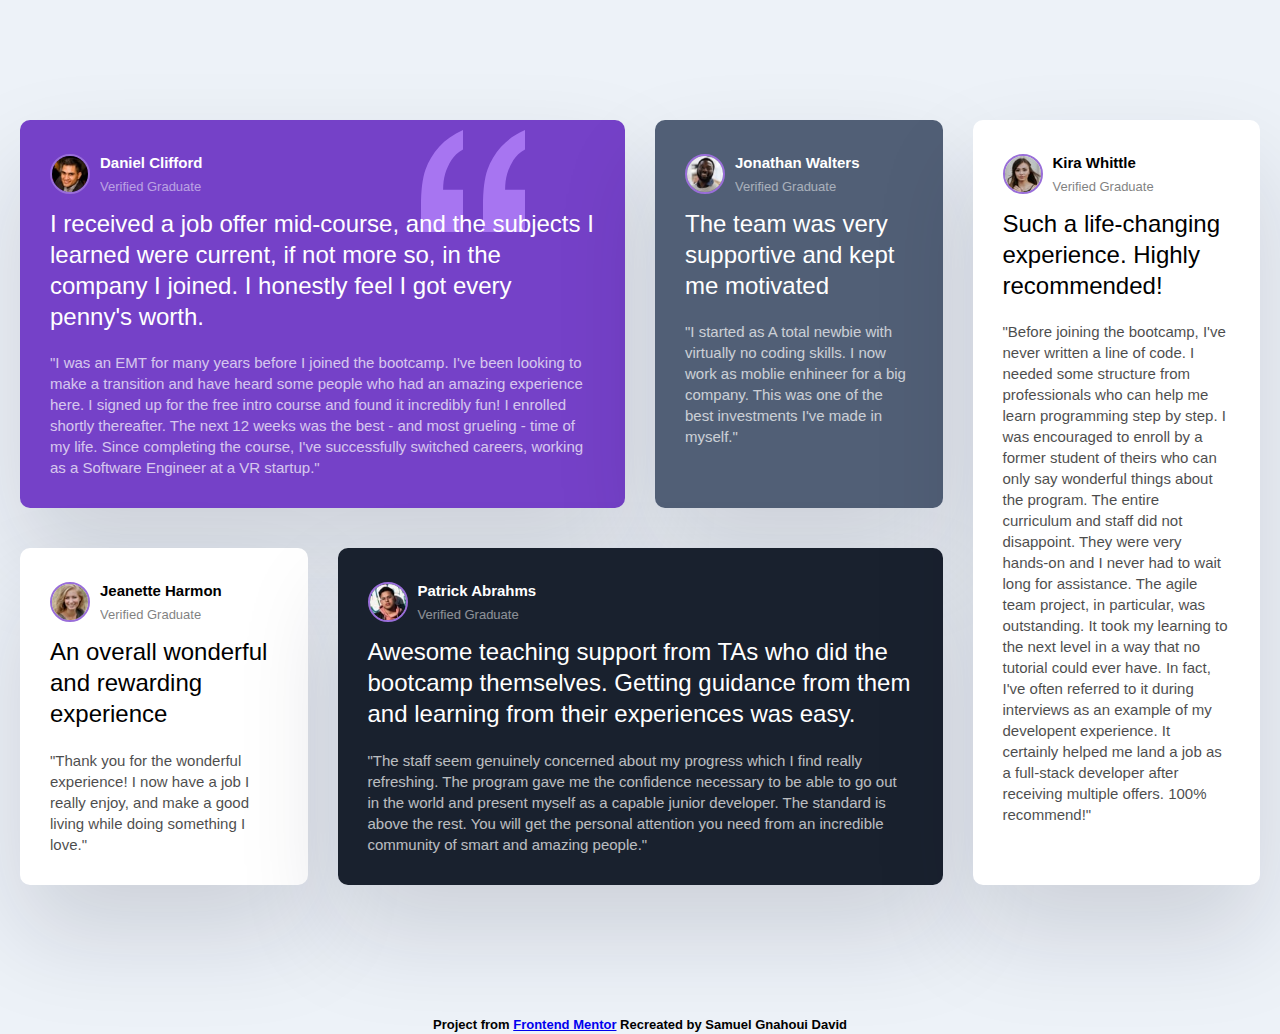
<file: project/index.html>
<!DOCTYPE html>
<html lang="en">
<head>
    <meta charset="UTF-8">
    <meta name="viewport" content="width=device-width, initial-scale=1.0">
    <link rel ="shortcut icon" href="images/favicon-32x32.png" type="image/x-icon">
    <link rel="stylesheet" href="css/styles.css">
    <title>Testimonials</title>
</head>
<body>
    <div class="testimonials">
        <div class="card card--bg-purple">
            <header class = "card__header">
                <img src ="images/image-daniel.jpg" alt="Image of Daniel" class="card__img"/>
                <div>
                    <h3>Daniel Clifford</h3>
                    <p>Verified Graduate</p>
                </div>    
            </header>
            <p class="card__lead">
                I received a job offer mid-course, and the subjects 
                I learned were current, if not more so, in the company I joined. 
                I honestly feel I got every penny's worth. 
            </p>
            <p class="card__quote">
                "I was an EMT for many years before I joined the bootcamp. I've been looking to make a transition and have heard some
                people who had an amazing experience here. I signed up for the free intro course and found it incredibly fun! I enrolled
                shortly thereafter. The next 12 weeks was the best - and most grueling - time of my life. Since completing the course,
                I've successfully switched careers, working as a Software Engineer at a VR startup."
            </p>
       </div>
       <div class="card card--bg-gray-blue">
            <header class="card__header">
                <img src="images/image-jonathan.jpg" alt="Image of Jonathan" class="card__img"/>
                <div>
                    <h3>Jonathan Walters</h3>
                    <p>Verified Graduate</p>
                </div>
            </header>
                <p class="card__lead">
                    The team was very supportive and kept me motivated
                </p>
                <p class="card__quote">
                    "I started as A total newbie with virtually no coding skills. 
                    I now work as moblie enhineer for a big company. 
                    This was one of the best investments I've made in myself."
                </p>

            
       </div>
       <div class="card">
            <header class="card__header">
                <img src="images/image-jeanette.jpg" class="card__img" alt=""/>
                <div>
                    <h3>Jeanette Harmon</h3>
                    <p>Verified Graduate</p>
                </div>
            </header>
            <p class="card__lead">An overall wonderful and rewarding experience</p>
            <p class="card__quote">
                "Thank you for the wonderful experience! I now have a job I really
                enjoy, and make a good living while doing something I love." 
            </p>
       </div>
       <div class="card card--bg-black-blue">
            <header class="card__header">
                <img src="images/image-patrick.jpg" class="card__img" alt=""/>
                <div>
                    <h3>Patrick Abrahms</h3>
                    <p>Verified Graduate</p>
                </div>
            </header>
            <p class="card__lead"> Awesome teaching support from TAs who did the bootcamp themselves.
            Getting guidance from them and learning from their experiences was easy.
            </p>
            <p class="card__quote">
                "The staff seem genuinely concerned about my progress which I find
                really refreshing. The program gave me the confidence necessary to be
                able to go out in the world and present myself as a capable junior
                developer. The standard is above the rest. You will get the personal
                attention you need from an incredible community of smart and amazing
                people." 
            </p>
       </div>
       <div class="card">
            <header class="card__header">
                <img src="images/image-kira.jpg" class="card__img" alt=""/>
                <div>
                    <h3>Kira Whittle</h3>
                    <p>Verified Graduate</p>
                </div>
            </header>
            <p class="card__lead">
                Such a life-changing experience. Highly recommended! 
            </p>
            <p class="card__quote">
                "Before joining the bootcamp, I've never written a line of code. I
                needed some structure from professionals who can help me learn
                programming step by step. I was encouraged to enroll by a former
                student of theirs who can only say wonderful things about the program.
                The entire curriculum and staff did not disappoint. They were very
                hands-on and I never had to wait long for assistance. The agile team
                project, in particular, was outstanding. It took my learning to the
                next level in a way that no tutorial could ever have. In fact, I've
                often referred to it during interviews as an example of my developent
                experience. It certainly helped me land a job as a full-stack
                developer after receiving multiple offers. 100% recommend!"
            </p>
       </div>
    </div>
    <footer>Project from <a href="https://www.frontendmentor.io/challenges/testimonials-grid-section-Nnw6J7Un7">Frontend Mentor</a> Recreated by Samuel Gnahoui David</footer> 
</body>
</html>
</file>
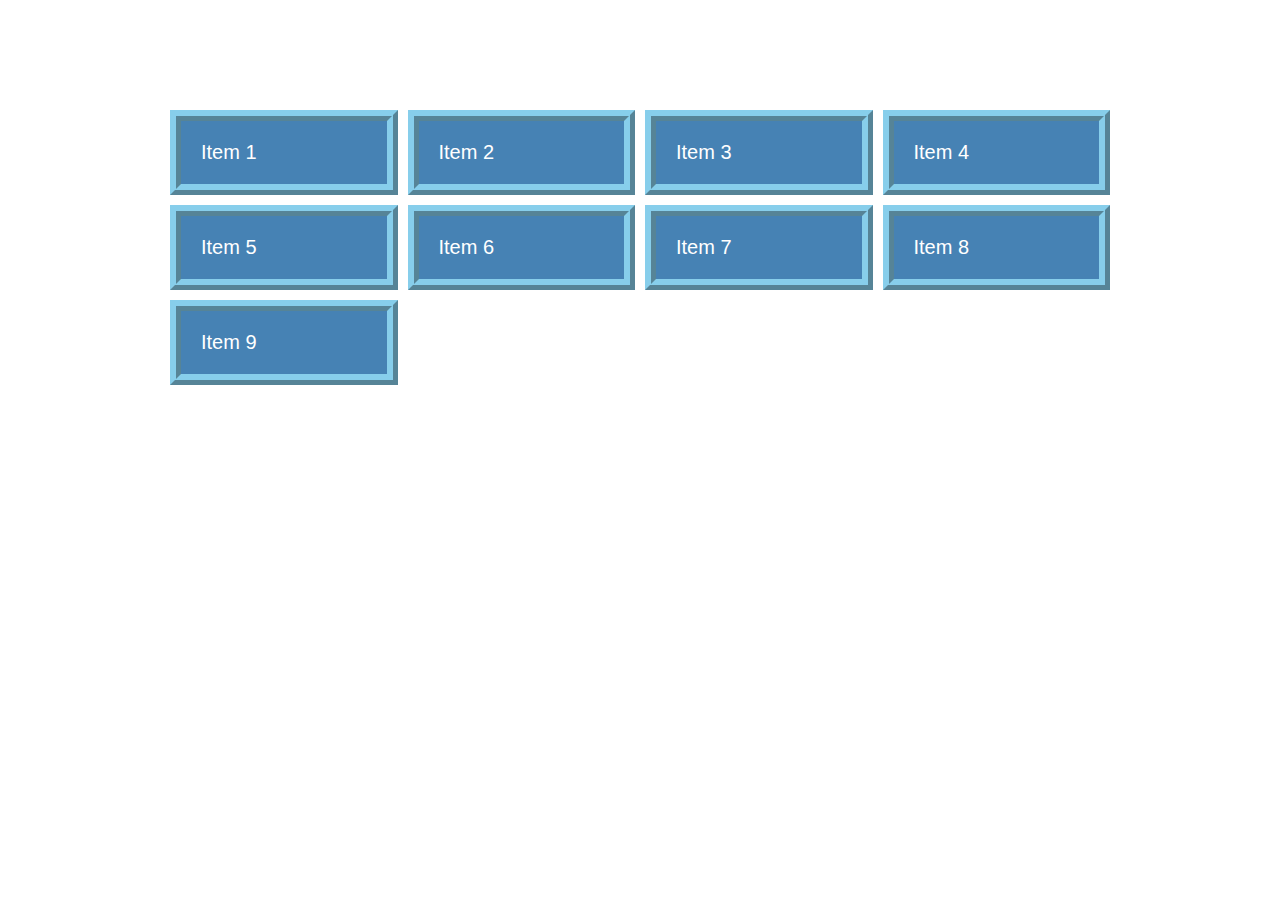
<file: grid.html>
<!DOCTYPE html>
<html lang="en">
<head>
    <meta charset="UTF-8">
    <meta name="viewport" content="width=device-width, initial-scale=1.0">
    <link rel="stylesheet" href="css/styles.css">
    <title>CSS Grid Crash Course</title>
</head>
<body>
    <div class="container">
        <div class="grid-container">
            <!-- This code script shortcut .item{Item $}*9 created this list of grid items -->
            <div class="item">Item 1</div>
            <div class="item">Item 2</div>
            <div class="item">Item 3</div>
            <div class="item">Item 4</div>
            <div class="item">Item 5</div>
            <div class="item">Item 6</div>
            <div class="item">Item 7</div>
            <div class="item">Item 8</div>
            <div class="item">Item 9</div>
        </div>
    </div>
</body>
</html>
</file>
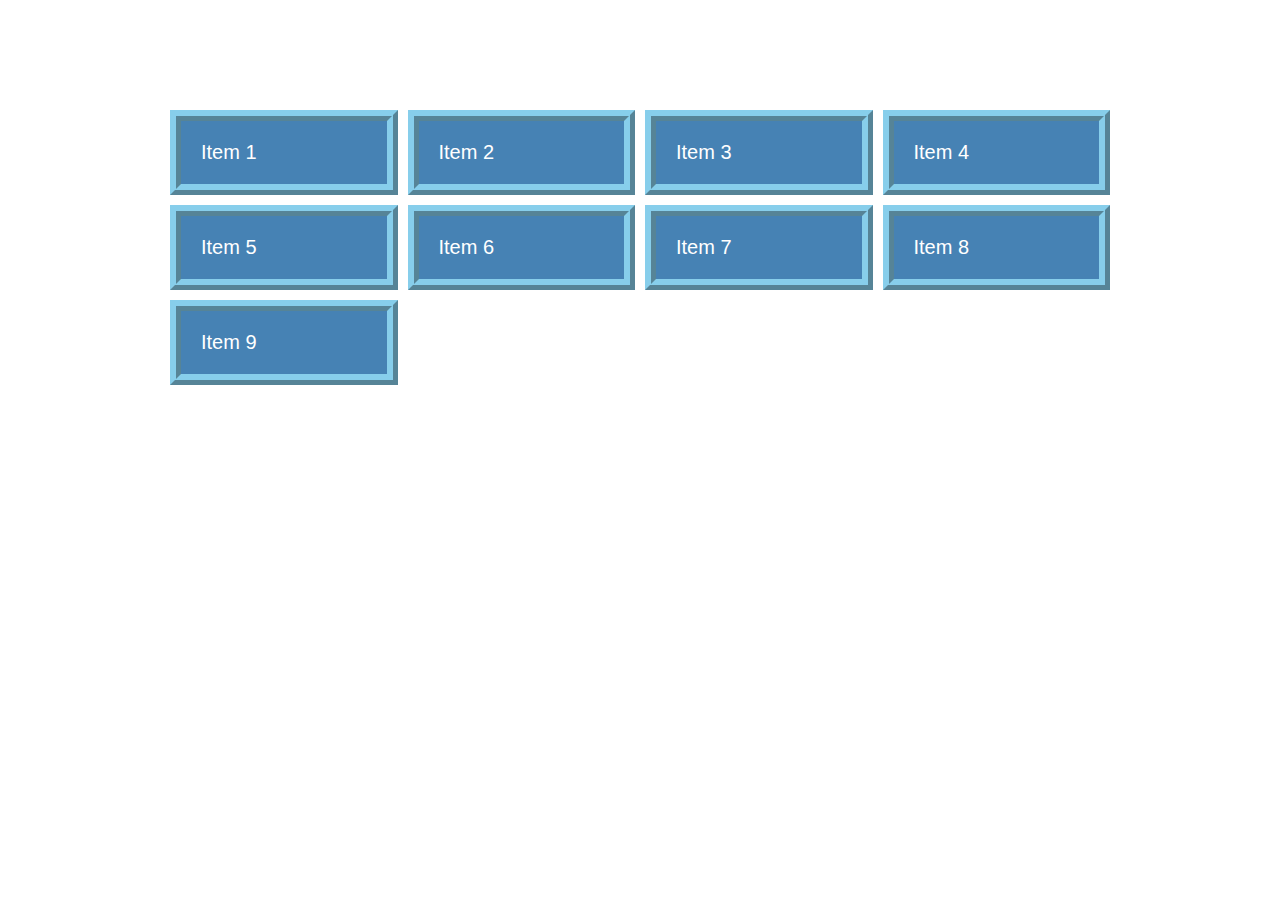
<file: sandbox/grid.html>
<!DOCTYPE html>
<html lang="en">
<head>
    <meta charset="UTF-8">
    <meta name="viewport" content="width=device-width, initial-scale=1.0">
    <link rel="stylesheet" href="css/styles.css">
    <title>CSS Grid Crash Course</title>
</head>
<body>
    <div class="grid-container">
        <!-- This code script shortcut .item{Item $}*9 created a list of grid items -->
        <!-- The this item has a longer text to demonstrate how it behaves in the grid layout -->
        <!--<div class="item"> Lorem, ipsum dolor sit amet consectetur adipisicing elit.
                Ut optio iure aperiam quod neque hic magni laboriosam quo nobis veritatis ipsum odit dolor, 
                quasi corrupti ab, autem esse reiciendis beatae?
            </div> -->
        <div class="item">Item 1</div>
        <div class="item">Item 2</div>
        <div class="item">Item 3</div>
        <div class="item">Item 4</div>
        <div class="item">Item 5</div>
        <div class="item">Item 6</div>
        <div class="item">Item 7</div>
        <div class="item">Item 8</div>
        <div class="item">Item 9</div>
    </div>
</body>
</html>
</file>
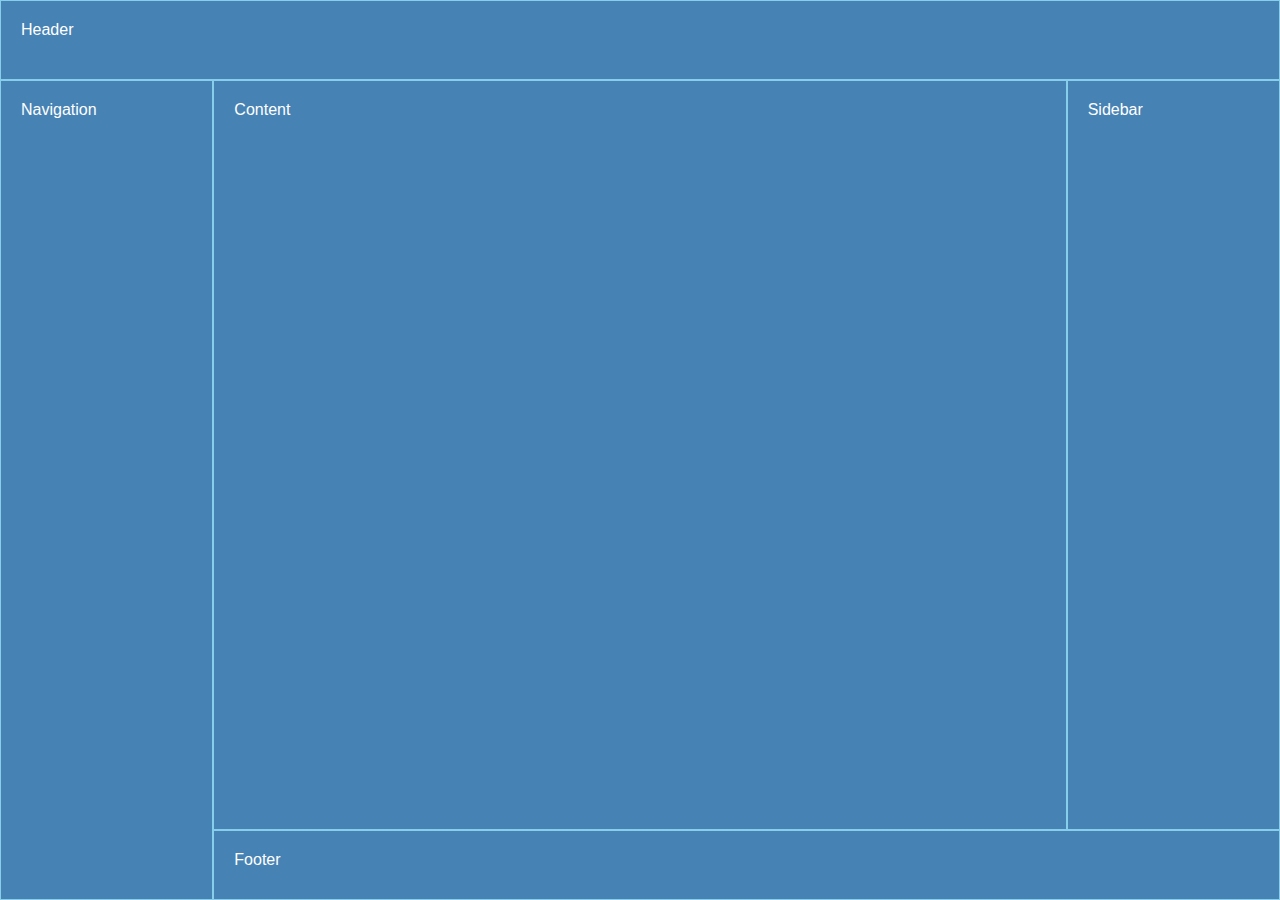
<file: sandbox/grid2.html>
<!DOCTYPE html>
<html lang="en">
<head>
    <meta charset="UTF-8">
    <meta name="viewport" content="width=device-width, initial-scale=1.0">
    <link rel="stylesheet" href="css/grid2styles.css">
    <title>CSS Grid Template Area </title>
</head>
<body>
    <header>Header</header>
    <main>Content</main>
    <nav>Navigation</nav>
    <aside>Sidebar</aside>
    <footer>Footer</footer>
</body>
</html>
</file>
<file: project/css/styles.css>
@import url('https://fonts.googleapis.com/css2?family=Barlow+Semi+Condensed:wght@200;300;400;700&family=Poppins:wght@300;400;600;700&display=swap');
*{
    box-sizing: border-box;
    margin: 0;
    padding: 0;
}

body {
    background: #edf2f8;
    font-family: 'Barlow Semi Conensed', sans-serif;
    line-height: 1.7;
    font-size: 13px;
}

.testimonials {
    max-width: 1440px;
    margin: 100px auto;
    padding: 20px;
    display: grid;
    grid-template-columns: repeat(4, 1fr); /* Four equal columns */
    gap: 30px; /* Space between both columns and rows */
}

.testimonials .card:nth-child(1) {
    grid-column: 1/3; /* Span first two columns */
}

.testimonials .card:nth-child(4) {
    grid-column: 2/4; /* Span second and third columns */
    grid-row: 2/3; /* Span second row */
}
.testimonials .card:nth-child(5) {
    grid-column: 4/5; /* Span last column */
    grid-row: 1/3; /* Span first and second rows */
}

.card {
    background: #fff;
    border-radius: 10px;
    padding: 30px;
    box-shadow: rgba(17, 17, 46, 0.15) 0px 48px 100px 0px; /* Shadow effect */
    margin-bottom: 10px; /* Space between cards */
}
/* Using flexbox for the header layout */
.card__header {
    display: flex;
    align-items: center;
    margin-bottom: 10px;

}
.card__header h3 { /* Main title styling */
    font-size: 15px;
}
.card__header p { /* Subtitle styling */
    opacity: 50%; /* Reduced opacity for subtitle */
}
.card__img {
    width: 40px;
    height: 40px;
    border-radius: 50%;
    border: 2px solid #996ed9; /* Border color */
}


.card__header div {
    margin-left: 10px;
}

.card__lead {
    font-size: 1.5rem;
    font-weight: 500;
    line-height: 1.3;
    margin-bottom: 20px;
}

.card__quote {
    font-size: 15px;
    font-weight: 500;
    line-height: 1.4;
    opacity: 70%; /* Reduced opacity for quote text */
}

.card--bg-purple {
    background: hsl(263,55%, 52%) ; /* Purple background */
    color: #fff; /* Text color for better contrast */
    background-image: url('../images/bg-pattern-quotation.svg'); /* Background image */
    background-repeat: no-repeat; /* Prevent background image from repeating */
    background-position: top 10px right 100px ; /* Positioning the background image */
}
.card--bg-gray-blue {
    background: hsl(217, 19%, 39%); /* Gray-blue background */
    color: #fff; /* Text color for better contrast */
}

.card--bg-black-blue {
    color: #fff; /* Text color for better contrast */
    background: hsl(219, 29%, 14%); /* Black-blue background */
}

footer {
    text-align: center;
    font-weight: 700;
    font-size: 13px;
    line-height: 1.5;
}

/* Responsive design for smaller screens */
@media (max-width: 768px) {
    .testimonials {
        grid-template-columns: 1fr; /* Single column layout */
        width: 100%; /* Full width */
    }
    /* Adjust card styles for smaller screens */
        .testimonials .card:nth-child(1) {
            grid-column: 1/2;
        }
    
        .testimonials .card:nth-child(4) {
            grid-column: 1/2;
        
            grid-row: 4/5; /* Span fourth row */
        }
    
        .testimonials .card:nth-child(5) {
            grid-column: 1/2;
            grid-row: 5; /* Span fifth row */
        }
}
</file>
<file: sandbox/css/grid2styles.css>
*{
    box-sizing: border-box;
    margin: 0;
    padding: 0;
}

body {
    font-family: Arial, "Helvetica Neue", Helvetica, sans-serif;
    font-size: 16px;
    height: 100vh; /* Take the full viewport height */
    display: grid;
    /* Define the grid-template-areas structure */
    grid-template-areas: 
    'header header header'
    'nav main aside'
    'nav footer footer'
    ;
    grid-template-columns: 1fr 4fr 1fr; /* 3 columns: nav, main, aside */
    grid-template-rows: 80px 1fr 70px;  /* 3 rows: header, main, footer */
}

header, footer, main, aside, nav {
    background-color: steelblue;
    color: #fff;
    padding: 20px;
    border: skyblue 1px solid;
}

/* Grid areas */
header {
    grid-area: header; /* Header area */
}
nav {
    grid-area: nav; /* Navigation area */
}

main {
    grid-area: main; /* Main content area */
}
aside {
    grid-area: aside; /* Sidebar area */
}

footer {
    grid-area: footer; /* Footer area */
}
</file>
<file: css/styles.css>
/* Reset some default styles */
* {
    margin: 0;
    padding: 0;
    box-sizing: border-box;
}

body {
    font-family: Arial, Helvetica, sans-serif;
}


.grid-container {
    max-width: 960px;
    margin: 100px auto;
    padding: 10px;
    display: grid; /* Enable grid layout */
    /*align-items: start; /* Align items to the start of the grid area */
    /*align-items: center; /* Align items to the center of the grid area */
    /*align-items: end; /* Align items to the end of the grid area */
    /*align-items: baseline; /* Align items to the baseline of the grid area */
    /*align-items: stretch; /* Align items to stretch to fill the grid area, stretch is is the default value for align-items. */
    /*grid-template-columns: 1fr 1fr 2fr; /* Define two equal columns using fraction instead of pixel *this is the best practice* */
    /*grid-template-columns: repeat(3, 1fr); /* Define three equal columns using the repeat function. */
    /*justify-content: end; /* Align the grid items to the end of the grid container */
    /*grid-template-columns: 100px 200px 300px; /* Define three columns with different widths */
    /*column-gap: 10px; /* Space between columns */
    /*row-gap: 10px; /* Space between rows */
    grid-template-columns: repeat(auto-fill, minmax(200px, 1fr)); /* Create a responsive grid that fills the available space with a minimum width of 200px */
    /*grid-template-columns: repeat(auto-fit, minmax(200px, 1fr)); /* Create a responsive grid that fills the available space with a minimum width of 200px and adjusts the number of columns based on the available space */
    gap: 10px; /* Space between both columns and rows */
    /*grid-auto-rows: 200px; /* Set a fixed height for rows */
    /*grid-template-rows: auto; /* Rows will adjust based on content */
    /*grid-auto-rows: minmax(100px, auto); /* Rows will have a minimum height of 100px and adjust based on content */
    /*grid-template-rows: 200px 100px 200px; /* Define three columns with specific widths */
    /*grid-template-rows: repeat(3,1fr); /* Define three equal rows using the repeat function. using a fraction will default the size of the grid to be 
    the size of the grid with the largest amount of contain within it.*/


}

.item {
    background: steelblue;
    color: #fff;
    padding: 20px;
    font-size: 20px;
    border: 3mm ridge skyblue; /* Add border to items *
    /* border: skyblue 2px solid; /* Add border to items */
}


/* Using nth-child to style specific items */

 .container .grid-container .item:nth-child(2) {
   /* height: 100px;
    width: 100px;
    align-self: center; 
    justify-self: center; */

}
.container .grid-container .item:nth-child(1) {
    /*background: #000;*/
    /* Two different ways to span items across columns using grid-column property. */
    /*grid-column: 1 / 3; /* Span from column 1 to column 3. The best practice is to do it this way because it specificly show where it start and ends.*/
    /* grid-column: 1 / span 2; /* Span from column 1 and span 2 columns */
}

.container .grid-container .item:nth-child(3) {
    /*background: #333;*/
    /* Two different ways to span items across rows using grid-row property. */
    /*grid-row: 2 / 4; /* Span from row 1 to row 3. The best practice is to do it this way because it specificly show where it start and ends.*/
    /* grid-row: 2 / span 2; /* Span from row 1 and span 2 rows */
}

.container .grid-container .item:nth-child(4) {
    /*background: #666;
    grid-row: 2/4;*/   
}  


/* media query */
@media (max-width: 500px) {
    .grid-container {
        grid-template-columns:  1fr; /* Change to a single column layout on small screens */
    }
}
</file>
<file: sandbox/css/styles.css>
/* Reset some default styles */
* {
    margin: 0;
    padding: 0;
    box-sizing: border-box;
}

body {
    font-family: Arial, Helvetica, sans-serif;
}


.grid-container {
    max-width: 960px;
    margin: 100px auto;
    padding: 10px;
    display: grid; /* Enable grid layout */
    /*align-items: start; /* Align items to the start of the grid area */
    /*align-items: center; /* Align items to the center of the grid area */
    /*align-items: end; /* Align items to the end of the grid area */
    /*align-items: baseline; /* Align items to the baseline of the grid area */
    /*align-items: stretch; /* Align items to stretch to fill the grid area, stretch is is the default value for align-items. */
    /*grid-template-columns: 1fr 1fr 2fr; /* Define two equal columns using fraction instead of pixel *this is the best practice* */
    /*grid-template-columns: repeat(3, 1fr); /* Define three equal columns using the repeat function. */
    /*justify-content: end; /* Align the grid items to the end of the grid container */
    /*grid-template-columns: 100px 200px 300px; /* Define three columns with different widths */
    /*column-gap: 10px; /* Space between columns */
    /*row-gap: 10px; /* Space between rows */
    grid-template-columns: repeat(auto-fill, minmax(200px, 1fr)); /* Create a responsive grid that fills the available space with a minimum width of 200px */
    /*grid-template-columns: repeat(auto-fit, minmax(200px, 1fr)); /* Create a responsive grid that fills the available space with a minimum width of 200px and adjusts the number of columns based on the available space */
    gap: 10px; /* Space between both columns and rows */
    /*grid-auto-rows: 200px; /* Set a fixed height for rows */
    /*grid-template-rows: auto; /* Rows will adjust based on content */
    /*grid-auto-rows: minmax(100px, auto); /* Rows will have a minimum height of 100px and adjust based on content */
    /*grid-template-rows: 200px 100px 200px; /* Define three columns with specific widths */
    /*grid-template-rows: repeat(3,1fr); /* Define three equal rows using the repeat function. using a fraction will default the size of the grid to be 
    the size of the grid with the largest amount of contain within it.*/


}

.item {
    background: steelblue;
    color: #fff;
    padding: 20px;
    font-size: 20px;
    border: 3mm ridge skyblue; /* Add border to items *
    /* border: skyblue 2px solid; /* Add border to items */
}


/* Using nth-child to style specific items */

 .container .grid-container .item:nth-child(2) {
   /* height: 100px;
    width: 100px;
    align-self: center; 
    justify-self: center; */

}
.container .grid-container .item:nth-child(1) {
    /*background: #000;*/
    /* Two different ways to span items across columns using grid-column property. */
    /*grid-column: 1 / 3; /* Span from column 1 to column 3. The best practice is to do it this way because it specificly show where it start and ends.*/
    /* grid-column: 1 / span 2; /* Span from column 1 and span 2 columns */
}

.container .grid-container .item:nth-child(3) {
    /*background: #333;*/
    /* Two different ways to span items across rows using grid-row property. */
    /*grid-row: 2 / 4; /* Span from row 1 to row 3. The best practice is to do it this way because it specificly show where it start and ends.*/
    /* grid-row: 2 / span 2; /* Span from row 1 and span 2 rows */
}

.container .grid-container .item:nth-child(4) {
    /*background: #666;
    grid-row: 2/4;*/   
}  


/* media query */
@media (max-width: 500px) {
    .grid-container {
        grid-template-columns:  1fr; /* Change to a single column layout on small screens */
    }
}
</file>
